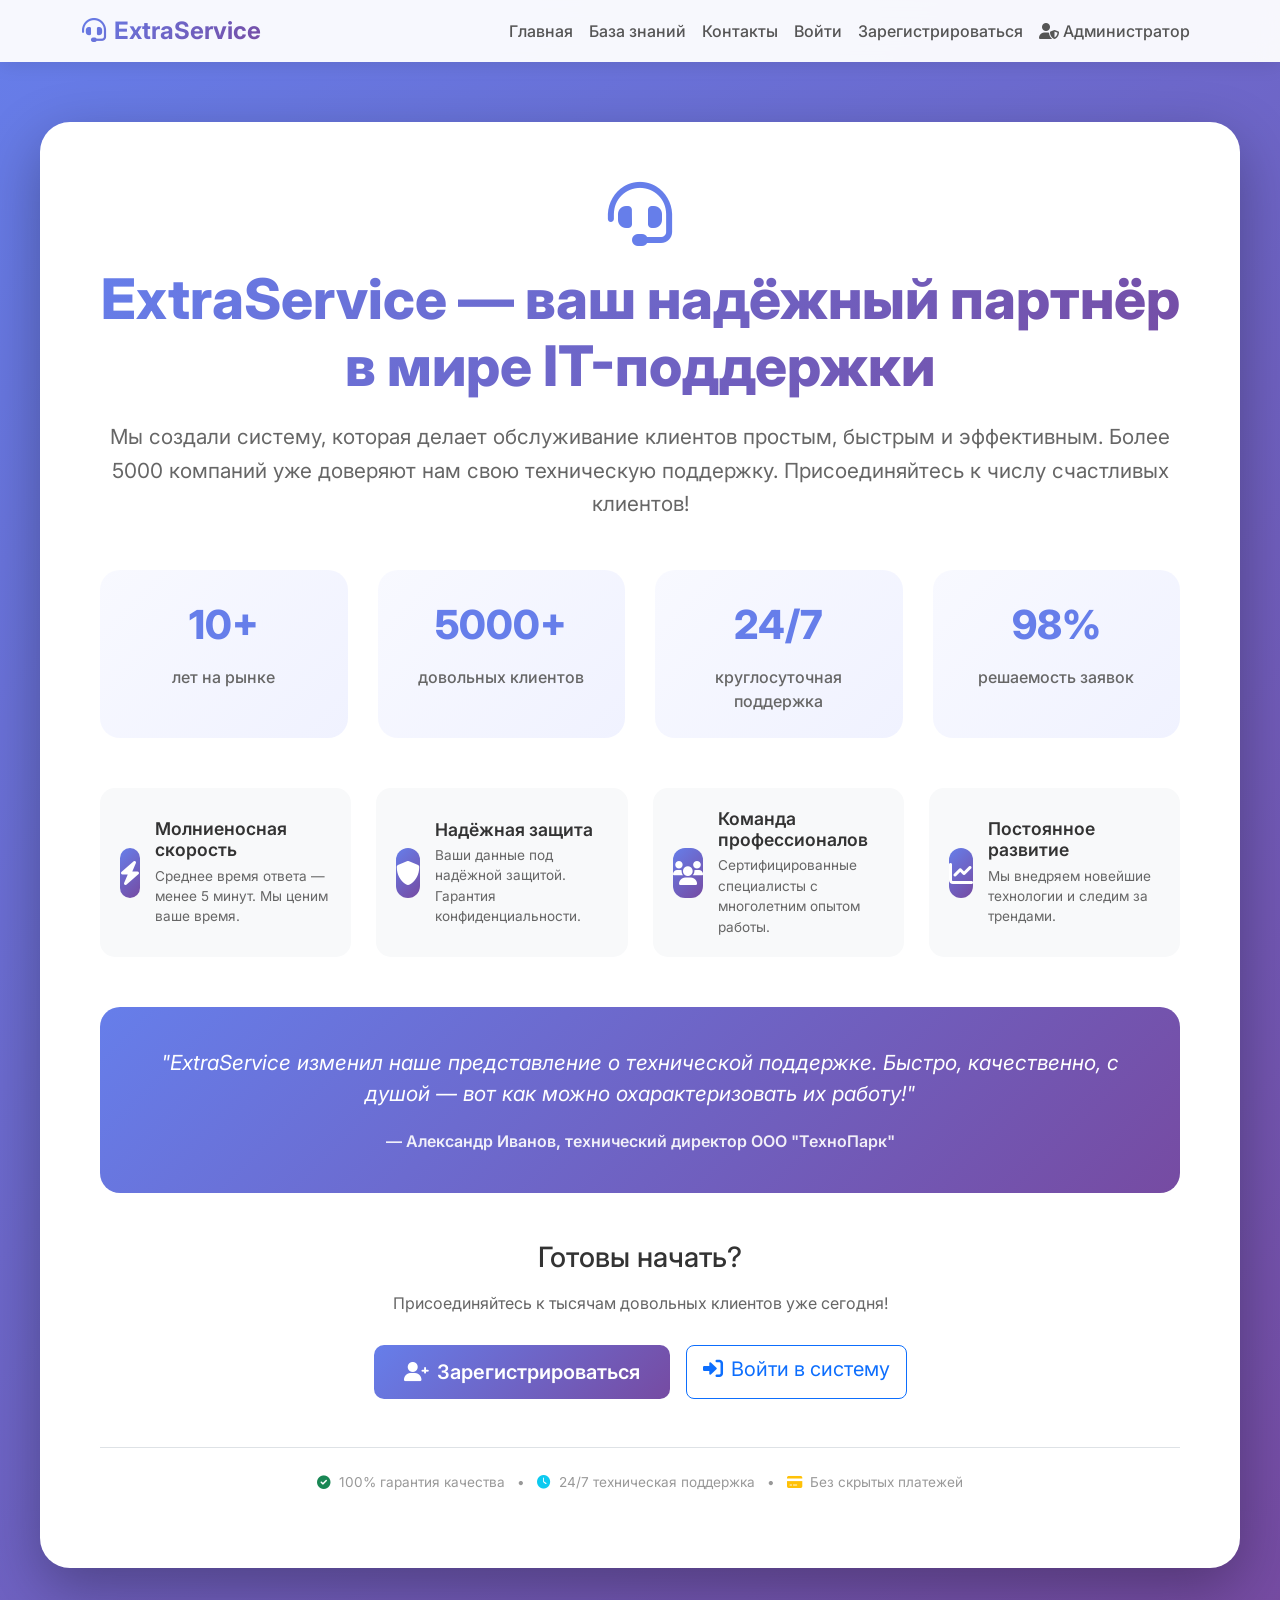
<file: index.html>
<!DOCTYPE html>
<html lang="ru">
<head>
    <meta charset="UTF-8">
    <meta name="viewport" content="width=device-width, initial-scale=1.0">
    <title>ExtraService - Профессиональная поддержка клиентов</title>

    <meta name="description" content="Официальный портал информационной поддержки клиентов. Контакты службы заботы, ответы на вопросы, инструкции, документация и помощь в решении вопросов 24/7.">
    <meta name="keywords" content="поддержка клиентов, служба заботы, помощь предприятие, контакты поддержки, инструкции, FAQ, клиентская помощь">
    <meta name="viewport" content="width=device-width, initial-scale=1.0">

    <meta property="og:title" content="Клиентская поддержка | Официальный портал предприятия">
    <meta property="og:description" content="Служба поддержки клиентов: контакты, инструкции, ответы на вопросы и помощь в решении вопросов.">
    <meta property="og:type" content="website">
    <meta property="og:site_name" content="Предприятие | Клиентская поддержка">

 
</head>
    <link href="https://cdn.jsdelivr.net/npm/bootstrap@5.3.2/dist/css/bootstrap.min.css" rel="stylesheet">
    <link rel="stylesheet" href="https://cdnjs.cloudflare.com/ajax/libs/font-awesome/6.0.0-beta3/css/all.min.css">
    <link href="https://fonts.googleapis.com/css2?family=Inter:wght@400;500;600;700&display=swap" rel="stylesheet">
    <style>
        * {
            margin: 0;
            padding: 0;
            box-sizing: border-box;
        }

        body {
            font-family: 'Inter', sans-serif;
            background: linear-gradient(135deg, #667eea 0%, #764ba2 100%);
            min-height: 100vh;
        }

        /* Навигация */
        .navbar {
            background: rgba(255, 255, 255, 0.95) !important;
            backdrop-filter: blur(10px);
            box-shadow: 0 2px 20px rgba(0,0,0,0.1);
        }

        .navbar-brand {
            font-weight: 700;
            font-size: 1.5rem;
            background: linear-gradient(135deg, #667eea 0%, #764ba2 100%);
            -webkit-background-clip: text;
            -webkit-text-fill-color: transparent;
        }

        .nav-link {
            font-weight: 500;
            color: #555 !important;
            transition: all 0.3s;
        }

        .nav-link:hover {
            color: #667eea !important;
            transform: translateY(-2px);
        }

        /* Основной контент */
        .main-content {
            min-height: calc(100vh - 80px);
            display: flex;
            align-items: center;
            justify-content: center;
            padding: 60px 20px;
        }

        .hero-card {
            background: white;
            border-radius: 30px;
            padding: 60px;
            box-shadow: 0 20px 60px rgba(0,0,0,0.3);
            max-width: 1200px;
            width: 100%;
            animation: fadeInUp 0.8s ease;
        }

        @keyframes fadeInUp {
            from {
                opacity: 0;
                transform: translateY(30px);
            }
            to {
                opacity: 1;
                transform: translateY(0);
            }
        }

        .hero-title {
            font-size: 3.5rem;
            font-weight: 800;
            background: linear-gradient(135deg, #667eea 0%, #764ba2 100%);
            -webkit-background-clip: text;
            -webkit-text-fill-color: transparent;
            margin-bottom: 20px;
        }

        .hero-subtitle {
            font-size: 1.3rem;
            color: #666;
            line-height: 1.6;
            margin-bottom: 40px;
        }

        .stats-grid {
            display: grid;
            grid-template-columns: repeat(auto-fit, minmax(200px, 1fr));
            gap: 30px;
            margin: 50px 0;
        }

        .stat-item {
            text-align: center;
            padding: 25px;
            background: linear-gradient(135deg, #f8f9ff 0%, #f0f2ff 100%);
            border-radius: 20px;
            transition: transform 0.3s;
        }

        .stat-item:hover {
            transform: translateY(-5px);
        }

        .stat-number {
            font-size: 2.5rem;
            font-weight: 800;
            color: #667eea;
            margin-bottom: 10px;
        }

        .stat-label {
            color: #666;
            font-weight: 500;
        }

        .features-list {
            display: grid;
            grid-template-columns: repeat(auto-fit, minmax(250px, 1fr));
            gap: 25px;
            margin: 50px 0;
        }

        .feature-item {
            display: flex;
            align-items: center;
            gap: 15px;
            padding: 20px;
            background: #f8f9fa;
            border-radius: 15px;
            transition: all 0.3s;
        }

        .feature-item:hover {
            background: #f0f2ff;
            transform: translateX(5px);
        }

        .feature-icon {
            width: 50px;
            height: 50px;
            background: linear-gradient(135deg, #667eea 0%, #764ba2 100%);
            border-radius: 12px;
            display: flex;
            align-items: center;
            justify-content: center;
            color: white;
            font-size: 1.5rem;
        }

        .feature-text h4 {
            font-size: 1.1rem;
            font-weight: 600;
            margin-bottom: 5px;
            color: #333;
        }

        .feature-text p {
            font-size: 0.85rem;
            color: #666;
            margin: 0;
        }

        .quote {
            background: linear-gradient(135deg, #667eea 0%, #764ba2 100%);
            color: white;
            padding: 40px;
            border-radius: 20px;
            text-align: center;
            margin-top: 40px;
        }

        .quote-text {
            font-size: 1.3rem;
            font-style: italic;
            margin-bottom: 20px;
        }

        .quote-author {
            font-weight: 600;
            opacity: 0.9;
        }

        .btn-custom {
            background: linear-gradient(135deg, #667eea 0%, #764ba2 100%);
            color: white;
            border: none;
            padding: 12px 30px;
            border-radius: 10px;
            font-weight: 600;
            transition: transform 0.3s;
        }

        .btn-custom:hover {
            transform: translateY(-2px);
            color: white;
        }

        @media (max-width: 768px) {
            .hero-card {
                padding: 30px;
            }
            
            .hero-title {
                font-size: 2rem;
            }
            
            .hero-subtitle {
                font-size: 1rem;
            }
            
            .stats-grid {
                grid-template-columns: 1fr;
            }
        }
    </style>
</head>
<body>

    <nav class="navbar navbar-expand-lg sticky-top">
        <div class="container">
            <a class="navbar-brand" href="index.html">
                <i class="fas fa-headset me-2"></i>ExtraService
            </a>
            <button class="navbar-toggler" type="button" data-bs-toggle="collapse" data-bs-target="#navbarNav">
                <span class="navbar-toggler-icon"></span>
            </button>
            <div class="collapse navbar-collapse" id="navbarNav">
                <ul class="navbar-nav ms-auto">
                    <li class="nav-item">
                        <a class="nav-link active" href="index.html">Главная</a>
                    </li>
                    <li class="nav-item">
                        <a class="nav-link" href="knowledge_base.php">База знаний</a>
                    </li>
                    <li class="nav-item">
                        <a class="nav-link" href="contacts.php">Контакты</a>
                    </li>
                    <li class="nav-item">
                        <a class="nav-link" href="login.php">Войти</a>
                    </li>
                    <li class="nav-item">
                        <a class="nav-link" href="reguser.php">Зарегистрироваться</a>
                    </li>
                    <li class="nav-item">
                        <a class="nav-link" href="admin_login.php">
                            <i class="fas fa-user-shield"></i> Администратор
                        </a>
                    </li>
                </ul>
            </div>
        </div>
    </nav>

    <div class="main-content">
        <div class="hero-card">
            <div class="text-center">
                <i class="fas fa-headset" style="font-size: 4rem; color: #667eea; margin-bottom: 20px;"></i>
                <h1 class="hero-title">ExtraService — ваш надёжный партнёр в мире IT-поддержки</h1>
                <p class="hero-subtitle">
                    Мы создали систему, которая делает обслуживание клиентов простым, быстрым и эффективным. 
                    Более 5000 компаний уже доверяют нам свою техническую поддержку. Присоединяйтесь к числу счастливых клиентов!
                </p>
            </div>

            <div class="stats-grid">
                <div class="stat-item">
                    <div class="stat-number">10+</div>
                    <div class="stat-label">лет на рынке</div>
                </div>
                <div class="stat-item">
                    <div class="stat-number">5000+</div>
                    <div class="stat-label">довольных клиентов</div>
                </div>
                <div class="stat-item">
                    <div class="stat-number">24/7</div>
                    <div class="stat-label">круглосуточная поддержка</div>
                </div>
                <div class="stat-item">
                    <div class="stat-number">98%</div>
                    <div class="stat-label">решаемость заявок</div>
                </div>
            </div>

            <div class="features-list">
                <div class="feature-item">
                    <div class="feature-icon">
                        <i class="fas fa-bolt"></i>
                    </div>
                    <div class="feature-text">
                        <h4>Молниеносная скорость</h4>
                        <p>Среднее время ответа — менее 5 минут. Мы ценим ваше время.</p>
                    </div>
                </div>
                <div class="feature-item">
                    <div class="feature-icon">
                        <i class="fas fa-shield-alt"></i>
                    </div>
                    <div class="feature-text">
                        <h4>Надёжная защита</h4>
                        <p>Ваши данные под надёжной защитой. Гарантия конфиденциальности.</p>
                    </div>
                </div>
                <div class="feature-item">
                    <div class="feature-icon">
                        <i class="fas fa-users"></i>
                    </div>
                    <div class="feature-text">
                        <h4>Команда профессионалов</h4>
                        <p>Сертифицированные специалисты с многолетним опытом работы.</p>
                    </div>
                </div>
                <div class="feature-item">
                    <div class="feature-icon">
                        <i class="fas fa-chart-line"></i>
                    </div>
                    <div class="feature-text">
                        <h4>Постоянное развитие</h4>
                        <p>Мы внедряем новейшие технологии и следим за трендами.</p>
                    </div>
                </div>
            </div>

            <div class="quote">
                <div class="quote-text">
                    "ExtraService изменил наше представление о технической поддержке. 
                    Быстро, качественно, с душой — вот как можно охарактеризовать их работу!"
                </div>
                <div class="quote-author">
                    — Александр Иванов, технический директор ООО "ТехноПарк"
                </div>
            </div>

            <div class="text-center mt-5">
                <h3 class="mb-3" style="color: #333;">Готовы начать?</h3>
                <p style="color: #666; margin-bottom: 30px;">Присоединяйтесь к тысячам довольных клиентов уже сегодня!</p>
                <div class="d-flex gap-3 justify-content-center">
                    <a href="reguser.php" class="btn btn-custom btn-lg">
                        <i class="fas fa-user-plus me-2"></i>Зарегистрироваться
                    </a>
                    <a href="login.php" class="btn btn-outline-primary btn-lg">
                        <i class="fas fa-sign-in-alt me-2"></i>Войти в систему
                    </a>
                </div>
            </div>

            <div class="text-center mt-5 pt-4 border-top">
                <p style="color: #999; font-size: 0.85rem;">
                    <i class="fas fa-check-circle text-success me-1"></i> 100% гарантия качества 
                    <span class="mx-2">•</span>
                    <i class="fas fa-clock text-info me-1"></i> 24/7 техническая поддержка 
                    <span class="mx-2">•</span>
                    <i class="fas fa-credit-card text-warning me-1"></i> Без скрытых платежей
                </p>
            </div>
        </div>
    </div>

    <script src="https://cdn.jsdelivr.net/npm/bootstrap@5.3.2/dist/js/bootstrap.bundle.min.js"></script>
</body>
</html>
</file>
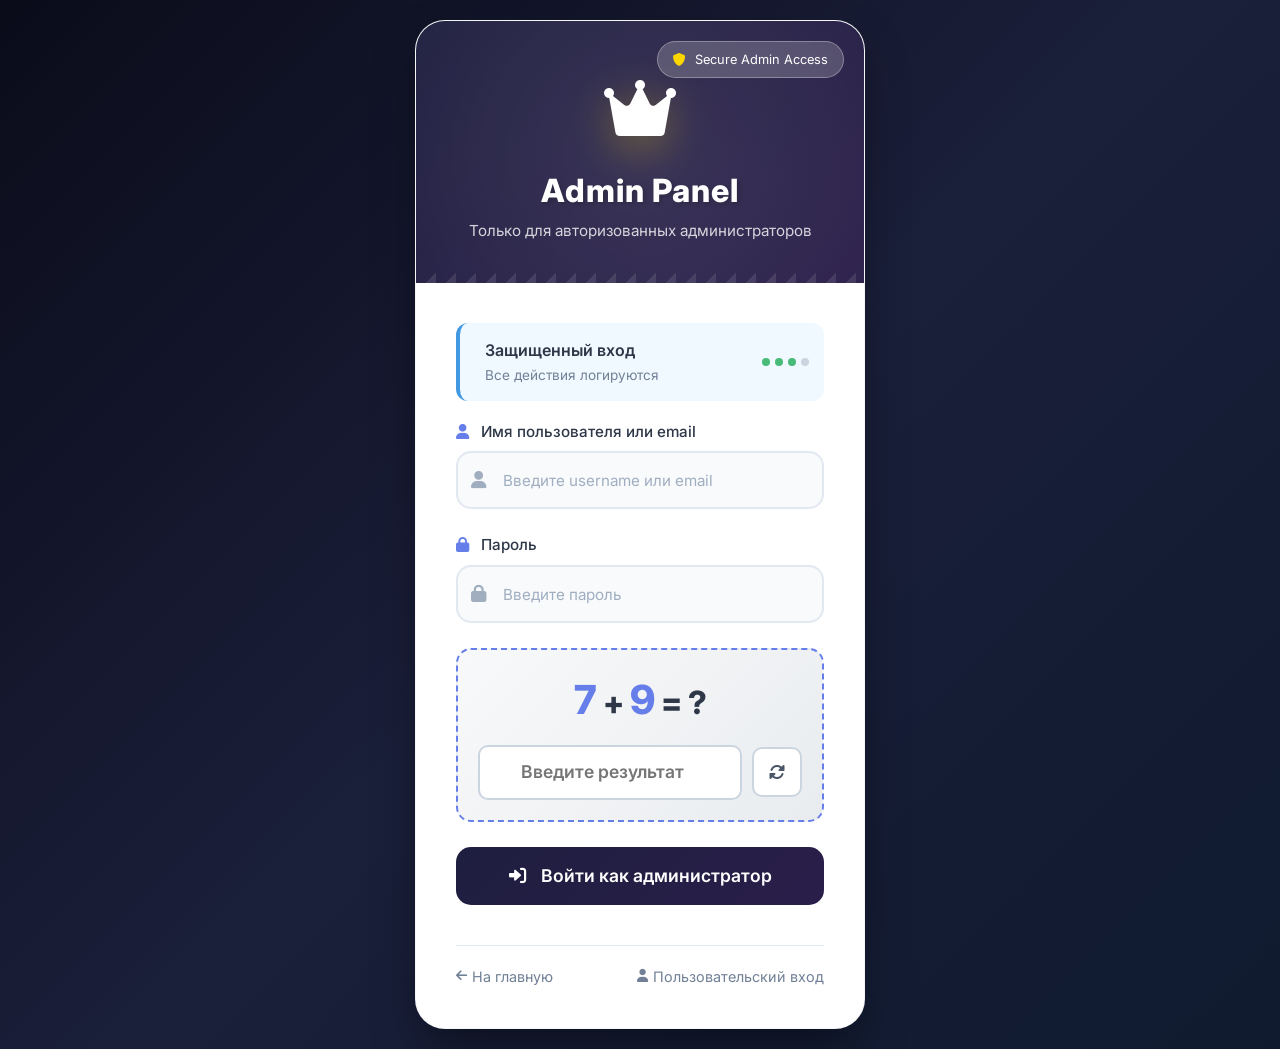
<file: admin_login.html>
<!DOCTYPE html>
<html lang="ru">
<head>
    <meta charset="UTF-8">
    <meta name="viewport" content="width=device-width, initial-scale=1.0">
    <title>Вход для администратора - ExtraService</title>

    <link href="https://cdn.jsdelivr.net/npm/bootstrap@5.3.2/dist/css/bootstrap.min.css" rel="stylesheet">
    <link rel="stylesheet" href="https://cdnjs.cloudflare.com/ajax/libs/font-awesome/6.0.0-beta3/css/all.min.css">
    <link href="https://fonts.googleapis.com/css2?family=Inter:wght@300;400;500;600;700;800&display=swap" rel="stylesheet">
    <style>
        * {
            margin: 0;
            padding: 0;
            box-sizing: border-box;
        }

        body {
            font-family: 'Inter', sans-serif;
            background: linear-gradient(135deg, #0b0c1a 0%, #1a1f3a 50%, #0f1a2f 100%);
            min-height: 100vh;
            display: flex;
            align-items: center;
            justify-content: center;
            position: relative;
            overflow: hidden;
        }

        .background {
            position: absolute;
            width: 100%;
            height: 100%;
            overflow: hidden;
        }

        .background span {
            position: absolute;
            display: block;
            width: 20px;
            height: 20px;
            background: rgba(255, 255, 255, 0.05);
            animation: animate 25s linear infinite;
            bottom: -150px;
        }

        .background span:nth-child(1) {
            left: 25%;
            width: 80px;
            height: 80px;
            animation-delay: 0s;
        }

        .background span:nth-child(2) {
            left: 10%;
            width: 20px;
            height: 20px;
            animation-delay: 2s;
            animation-duration: 12s;
        }

        .background span:nth-child(3) {
            left: 70%;
            width: 20px;
            height: 20px;
            animation-delay: 4s;
        }

        .background span:nth-child(4) {
            left: 40%;
            width: 60px;
            height: 60px;
            animation-delay: 0s;
            animation-duration: 18s;
        }

        .background span:nth-child(5) {
            left: 65%;
            width: 20px;
            height: 20px;
            animation-delay: 0s;
        }

        .background span:nth-child(6) {
            left: 75%;
            width: 110px;
            height: 110px;
            animation-delay: 3s;
        }

        .background span:nth-child(7) {
            left: 35%;
            width: 150px;
            height: 150px;
            animation-delay: 7s;
        }

        .background span:nth-child(8) {
            left: 50%;
            width: 25px;
            height: 25px;
            animation-delay: 15s;
            animation-duration: 45s;
        }

        .background span:nth-child(9) {
            left: 20%;
            width: 15px;
            height: 15px;
            animation-delay: 2s;
            animation-duration: 35s;
        }

        .background span:nth-child(10) {
            left: 85%;
            width: 150px;
            height: 150px;
            animation-delay: 0s;
            animation-duration: 11s;
        }

        @keyframes animate {
            0% {
                transform: translateY(0) rotate(0deg);
                opacity: 1;
                border-radius: 0;
            }
            100% {
                transform: translateY(-1000px) rotate(720deg);
                opacity: 0;
                border-radius: 50%;
            }
        }

        .admin-container {
            position: relative;
            z-index: 10;
            width: 100%;
            max-width: 450px;
            margin: 20px;
        }

 
        .admin-card {
            background: rgba(255, 255, 255, 0.95);
            backdrop-filter: blur(10px);
            border-radius: 30px;
            overflow: hidden;
            box-shadow: 0 25px 50px -12px rgba(0, 0, 0, 0.5);
            animation: fadeInUp 0.8s ease-out;
            border: 1px solid rgba(255, 255, 255, 0.2);
        }

        @keyframes fadeInUp {
            from {
                opacity: 0;
                transform: translateY(30px);
            }
            to {
                opacity: 1;
                transform: translateY(0);
            }
        }

 
        .admin-header {
            background: linear-gradient(135deg, #1e1e3f 0%, #2a1e4a 100%);
            color: white;
            padding: 40px 30px;
            text-align: center;
            position: relative;
            overflow: hidden;
        }

        .admin-header::before {
            content: '';
            position: absolute;
            top: -50%;
            right: -50%;
            width: 200%;
            height: 200%;
            background: radial-gradient(circle, rgba(255,255,255,0.1) 0%, transparent 70%);
            animation: rotate 20s linear infinite;
        }

        .admin-header::after {
            content: '';
            position: absolute;
            bottom: -10px;
            left: 0;
            width: 100%;
            height: 20px;
            background: linear-gradient(135deg, transparent 50%, rgba(255,255,255,0.1) 50%);
            background-size: 20px 20px;
        }

        @keyframes rotate {
            from { transform: rotate(0deg); }
            to { transform: rotate(360deg); }
        }

        .crown-icon {
            font-size: 4rem;
            margin-bottom: 15px;
            filter: drop-shadow(0 10px 20px rgba(255,215,0,0.3));
            animation: pulse 2s infinite;
        }

        @keyframes pulse {
            0%, 100% { transform: scale(1); }
            50% { transform: scale(1.05); }
        }

        .admin-header h2 {
            font-weight: 800;
            font-size: 2rem;
            margin-bottom: 10px;
            letter-spacing: 1px;
            text-shadow: 2px 2px 4px rgba(0,0,0,0.3);
        }

        .admin-header p {
            opacity: 0.8;
            font-size: 0.95rem;
            margin-bottom: 0;
        }

        .security-badge-header {
            position: absolute;
            top: 20px;
            right: 20px;
            background: rgba(255,255,255,0.2);
            padding: 8px 15px;
            border-radius: 50px;
            font-size: 0.8rem;
            backdrop-filter: blur(5px);
            border: 1px solid rgba(255,255,255,0.3);
        }

        .security-badge-header i {
            margin-right: 5px;
            color: #ffd700;
        }

        /* Тело карточки */
        .admin-body {
            padding: 40px;
            background: white;
        }

        /* Форма */
        .form-group {
            margin-bottom: 25px;
            position: relative;
        }

        .form-group label {
            display: block;
            margin-bottom: 8px;
            font-weight: 500;
            color: #2d3748;
            font-size: 0.95rem;
        }

        .form-group label i {
            margin-right: 8px;
            color: #667eea;
        }

        .input-wrapper {
            position: relative;
        }

        .input-wrapper i {
            position: absolute;
            left: 15px;
            top: 50%;
            transform: translateY(-50%);
            color: #a0aec0;
            font-size: 1.1rem;
            transition: color 0.3s;
        }

        .input-wrapper input {
            width: 100%;
            padding: 15px 15px 15px 45px;
            border: 2px solid #e2e8f0;
            border-radius: 15px;
            font-size: 1rem;
            transition: all 0.3s;
            background: #f8fafc;
        }

        .input-wrapper input:focus {
            outline: none;
            border-color: #667eea;
            background: white;
            box-shadow: 0 0 0 4px rgba(102, 126, 234, 0.1);
        }

        .input-wrapper input:focus + i {
            color: #667eea;
        }

        .input-wrapper input::placeholder {
            color: #a0aec0;
            font-size: 0.95rem;
        }


        .captcha-container {
            background: linear-gradient(135deg, #f8f9fa 0%, #e9ecef 100%);
            border-radius: 15px;
            padding: 20px;
            margin-bottom: 25px;
            border: 2px dashed #667eea;
            text-align: center;
        }

        .captcha-question {
            font-size: 2rem;
            font-weight: 800;
            color: #2d3748;
            margin-bottom: 15px;
        }

        .captcha-question span {
            color: #667eea;
            font-size: 2.5rem;
        }

        .captcha-input-wrapper {
            display: flex;
            gap: 10px;
            align-items: center;
        }

        .captcha-input-wrapper input {
            flex: 1;
            padding: 12px;
            border: 2px solid #cbd5e0;
            border-radius: 10px;
            font-size: 1.1rem;
            text-align: center;
            font-weight: 600;
        }

        .captcha-input-wrapper input:focus {
            border-color: #667eea;
            outline: none;
        }

        .refresh-captcha {
            width: 50px;
            height: 50px;
            border: 2px solid #cbd5e0;
            border-radius: 10px;
            background: white;
            color: #4a5568;
            cursor: pointer;
            transition: all 0.3s;
            display: flex;
            align-items: center;
            justify-content: center;
        }

        .refresh-captcha:hover {
            background: #667eea;
            border-color: #667eea;
            color: white;
            transform: rotate(180deg);
        }

 
        .btn-admin-login {
            width: 100%;
            padding: 16px;
            background: linear-gradient(135deg, #1e1e3f 0%, #2a1e4a 100%);
            color: white;
            border: none;
            border-radius: 15px;
            font-size: 1.1rem;
            font-weight: 600;
            cursor: pointer;
            transition: all 0.3s;
            position: relative;
            overflow: hidden;
            margin-bottom: 20px;
        }

        .btn-admin-login::before {
            content: '';
            position: absolute;
            top: 0;
            left: -100%;
            width: 100%;
            height: 100%;
            background: linear-gradient(90deg, transparent, rgba(255,255,255,0.2), transparent);
            transition: left 0.5s;
        }

        .btn-admin-login:hover::before {
            left: 100%;
        }

        .btn-admin-login:hover {
            transform: translateY(-3px);
            box-shadow: 0 20px 30px -10px rgba(30, 30, 63, 0.5);
        }

        .btn-admin-login i {
            margin-right: 10px;
            transition: transform 0.3s;
        }

        .btn-admin-login:hover i {
            transform: translateX(5px);
        }


        .security-indicator {
            display: flex;
            align-items: center;
            gap: 10px;
            padding: 15px;
            background: #f0f9ff;
            border-radius: 12px;
            margin-bottom: 20px;
            border-left: 4px solid #4299e1;
        }

        .security-indicator i {
            font-size: 1.5rem;
            color: #4299e1;
        }

        .security-indicator .indicator-text {
            flex: 1;
        }

        .security-indicator .indicator-text .title {
            font-weight: 600;
            color: #2d3748;
            margin-bottom: 3px;
        }

        .security-indicator .indicator-text .subtitle {
            font-size: 0.85rem;
            color: #718096;
        }

        .security-level {
            display: flex;
            gap: 5px;
        }

        .level-dot {
            width: 8px;
            height: 8px;
            border-radius: 50%;
            background: #cbd5e0;
        }

        .level-dot.active {
            background: #48bb78;
            animation: pulse 1.5s infinite;
        }


        .admin-links {
            display: flex;
            justify-content: space-between;
            margin-top: 20px;
            padding-top: 20px;
            border-top: 1px solid #e2e8f0;
        }

        .admin-links a {
            color: #718096;
            text-decoration: none;
            font-size: 0.9rem;
            transition: color 0.3s;
            display: flex;
            align-items: center;
            gap: 5px;
        }

        .admin-links a:hover {
            color: #1e1e3f;
        }

        .admin-links a i {
            font-size: 0.8rem;
        }


        .notification {
            position: fixed;
            top: 20px;
            right: 20px;
            z-index: 9999;
            animation: slideInRight 0.3s ease-out;
        }

        @keyframes slideInRight {
            from {
                transform: translateX(100%);
                opacity: 0;
            }
            to {
                transform: translateX(0);
                opacity: 1;
            }
        }

        .alert {
            border-radius: 12px;
            border: none;
            box-shadow: 0 10px 30px rgba(0,0,0,0.15);
            padding: 15px 25px;
        }


        @media (max-width: 480px) {
            .admin-body {
                padding: 25px;
            }
            
            .admin-header {
                padding: 30px 20px;
            }
            
            .admin-header h2 {
                font-size: 1.5rem;
            }
            
            .captcha-question {
                font-size: 1.5rem;
            }
        }
    </style>
</head>
<body>

    <div class="background">
        <span></span>
        <span></span>
        <span></span>
        <span></span>
        <span></span>
        <span></span>
        <span></span>
        <span></span>
        <span></span>
        <span></span>
    </div>


    <div id="notificationContainer" class="notification" style="display: none;"></div>


    <div class="admin-container">
        <div class="admin-card">

            <div class="admin-header">
                <div class="security-badge-header">
                    <i class="fas fa-shield-alt"></i>
                    <span>Secure Admin Access</span>
                </div>
                <div class="crown-icon">
                    <i class="fas fa-crown"></i>
                </div>
                <h2>Admin Panel</h2>
                <p>Только для авторизованных администраторов</p>
            </div>

            <div class="admin-body">

                <div class="security-indicator">
                                        <i class="fas fa-shield-halved"></i>
                    <div class="indicator-text">
                        <div class="title">Защищенный вход</div>
                        <div class="subtitle">Все действия логируются</div>
                    </div>
                    <div class="security-level">
                        <span class="level-dot active"></span>
                        <span class="level-dot active"></span>
                        <span class="level-dot active"></span>
                        <span class="level-dot"></span>
                    </div>
                </div>

                <form id="adminLoginForm" action="admin_login_process.php" method="POST">

                    <div class="form-group">
                        <label>
                            <i class="fas fa-user"></i>
                            Имя пользователя или email
                        </label>
                        <div class="input-wrapper">
                            <i class="fas fa-user"></i>
                            <input type="text" 
                                   name="username" 
                                   id="username"
                                   placeholder="Введите username или email"
                                   required
                                   autocomplete="off"
                                   value="">
                        </div>
                    </div>

                    <div class="form-group">
                        <label>
                            <i class="fas fa-lock"></i>
                            Пароль
                        </label>
                        <div class="input-wrapper">
                            <i class="fas fa-lock"></i>
                            <input type="password" 
                                   name="password" 
                                   id="password"
                                   placeholder="Введите пароль"
                                   required
                                   autocomplete="off">
                        </div>
                    </div>

                    <!-- Капча -->
                    <div class="captcha-container">
                        <div class="captcha-question">
                            <span id="num1">7</span> + <span id="num2">3</span> = ?
                        </div>
                        <div class="captcha-input-wrapper">
                            <input type="number" 
                                   name="captcha" 
                                   id="captcha"
                                   placeholder="Введите результат"
                                   required
                                   min="2"
                                   max="20">
                            <button type="button" class="refresh-captcha" onclick="refreshCaptcha()">
                                <i class="fas fa-sync-alt"></i>
                            </button>
                        </div>
                    </div>


                    <button type="submit" class="btn-admin-login" id="submitBtn">
                        <i class="fas fa-sign-in-alt"></i>
                        Войти как администратор
                    </button>


                    <div class="attempts-info" id="attemptsInfo" style="display: none;">
                        <i class="fas fa-clock"></i>
                        <span>Осталось попыток: <span id="attemptsLeft">5</span></span>
                    </div>
                </form>

                <div class="admin-links">
                    <a href="index.php">
                        <i class="fas fa-arrow-left"></i>
                        На главную
                    </a>
                    <a href="login.php">
                        <i class="fas fa-user"></i>
                        Пользовательский вход
                    </a>
                </div>


                <div class="last-login" id="lastLoginInfo" style="display: none;">
                    <hr>
                    <div class="text-center text-muted small">
                        <i class="fas fa-history"></i>
                        <span id="lastLoginText"></span>
                    </div>
                </div>
            </div>
        </div>
    </div>

    <div class="modal fade" id="confirmModal" tabindex="-1">
        <div class="modal-dialog">
            <div class="modal-content">
                <div class="modal-header" style="background: linear-gradient(135deg, #1e1e3f 0%, #2a1e4a 100%); color: white;">
                    <h5 class="modal-title">
                        <i class="fas fa-shield-alt me-2"></i>
                        Подтверждение входа
                    </h5>
                    <button type="button" class="btn-close btn-close-white" data-bs-dismiss="modal"></button>
                </div>
                <div class="modal-body">
                    <div class="text-center mb-4">
                        <i class="fas fa-crown" style="font-size: 3rem; color: #ffd700;"></i>
                    </div>
                    
                    <p class="mb-3">Вы пытаетесь войти в административную панель.</p>
                    
                    <div class="security-details" style="background: #f8f9fa; padding: 15px; border-radius: 10px; margin-bottom: 20px;">
                        <div class="d-flex justify-content-between mb-2">
                            <span class="text-muted">IP адрес:</span>
                            <span class="fw-bold" id="userIP">192.168.1.100</span>
                        </div>
                        <div class="d-flex justify-content-between mb-2">
                            <span class="text-muted">Браузер:</span>
                            <span class="fw-bold" id="userBrowser">Chrome</span>
                        </div>
                        <div class="d-flex justify-content-between mb-2">
                            <span class="text-muted">Время:</span>
                            <span class="fw-bold" id="currentTime">12:34:56</span>
                        </div>
                        <div class="d-flex justify-content-between">
                            <span class="text-muted">Дата:</span>
                            <span class="fw-bold" id="currentDate">19.03.2026</span>
                        </div>
                    </div>
                    
                    <div class="alert alert-warning">
                        <i class="fas fa-exclamation-triangle me-2"></i>
                        Все действия в админ-панели логируются!
                    </div>
                </div>
                <div class="modal-footer">
                    <button type="button" class="btn btn-secondary" data-bs-dismiss="modal">
                        <i class="fas fa-times me-2"></i>Отмена
                    </button>
                    <button type="button" class="btn btn-primary" onclick="submitAdminForm()" id="confirmSubmitBtn">
                        <i class="fas fa-check me-2"></i>Продолжить вход
                    </button>
                </div>
            </div>
        </div>
    </div>


    <script src="https://cdn.jsdelivr.net/npm/bootstrap@5.3.2/dist/js/bootstrap.bundle.min.js"></script>
    
    <script>

        let loginAttempts = 0;
        const maxAttempts = 5;
        let captchaResult = 0;
        

        document.addEventListener('DOMContentLoaded', function() {

            refreshCaptcha();
            

            getUserInfo();

            checkLastLogin();
            

            document.getElementById('username').value = '';
            document.getElementById('password').value = '';
            

            addInputListeners();
        });
        

        function getUserInfo() {

            document.getElementById('userIP').textContent = '192.168.' + Math.floor(Math.random() * 255) + '.' + Math.floor(Math.random() * 255);

            const browser = getBrowser();
            document.getElementById('userBrowser').textContent = browser;
            

            updateDateTime();
            setInterval(updateDateTime, 1000);
        }
        

        function updateDateTime() {
            const now = new Date();

            const timeStr = now.toLocaleTimeString('ru-RU');
            document.getElementById('currentTime').textContent = timeStr;
            

            const dateStr = now.toLocaleDateString('ru-RU');
            document.getElementById('currentDate').textContent = dateStr;
        }
        

        function getBrowser() {
            const userAgent = navigator.userAgent;
            
            if (userAgent.includes("Chrome")) return "Chrome";
            if (userAgent.includes("Firefox")) return "Firefox";
            if (userAgent.includes("Safari")) return "Safari";
            if (userAgent.includes("Edge")) return "Edge";
            if (userAgent.includes("Opera")) return "Opera";
            
            return "Неизвестный браузер";
        }

        function checkLastLogin() {
            const lastLogin = localStorage.getItem('adminLastLogin');
            
            if (lastLogin) {
                const lastLoginInfo = document.getElementById('lastLoginInfo');
                const lastLoginText = document.getElementById('lastLoginText');
                
                lastLoginText.textContent = 'Последний вход: ' + lastLogin;
                lastLoginInfo.style.display = 'block';
            }
        }

        function addInputListeners() {
            const usernameInput = document.getElementById('username');
            const passwordInput = document.getElementById('password');
            

            passwordInput.addEventListener('copy', function(e) {
                e.preventDefault();
                showNotification('Копирование пароля запрещено', 'warning');
            });
            
            passwordInput.addEventListener('cut', function(e) {
                e.preventDefault();
                showNotification('Вырезание пароля запрещено', 'warning');
            });
            

            usernameInput.addEventListener('focus', function() {
                this.parentElement.style.borderColor = '#667eea';
            });
            
            usernameInput.addEventListener('blur', function() {
                this.parentElement.style.borderColor = '#e2e8f0';
            });
        }
        

        function refreshCaptcha() {
            const num1 = Math.floor(Math.random() * 10) + 1;
            const num2 = Math.floor(Math.random() * 10) + 1;
            
            document.getElementById('num1').textContent = num1;
            document.getElementById('num2').textContent = num2;
            
            captchaResult = num1 + num2;
        }
        

        function validateForm() {
            const username = document.getElementById('username').value.trim();
            const password = document.getElementById('password').value;
            const captcha = document.getElementById('captcha').value;
            
            if (!username) {
                showNotification('Введите имя пользователя', 'error');
                return false;
            }
            
            if (!password) {
                showNotification('Введите пароль', 'error');
                return false;
            }
            
            if (password.length < 6) {
                showNotification('Пароль должен быть минимум 6 символов', 'error');
                return false;
            }
            
            if (!captcha) {
                showNotification('Введите результат капчи', 'error');
                return false;
            }
            
            if (parseInt(captcha) !== captchaResult) {
                showNotification('Неверный результат капчи', 'error');
                refreshCaptcha();
                document.getElementById('captcha').value = '';
                return false;
            }
            
            return true;
        }
        
        // Обработка отправки формы
        function handleFormSubmit(event) {
            event.preventDefault();
            
            // Валидация
            if (!validateForm()) {
                return;
            }
            
            // Проверка попыток
            if (loginAttempts >= maxAttempts) {
                showNotification('Превышено количество попыток. Попробуйте позже.', 'error');
                document.getElementById('submitBtn').disabled = true;
                return;
            }
            
            // Показываем модальное окно подтверждения
            const modal = new bootstrap.Modal(document.getElementById('confirmModal'));
            modal.show();
        }
        
        // Отправка формы после подтверждения
        function submitAdminForm() {
            // Увеличиваем счетчик попыток
            loginAttempts++;
            
            // Показываем информацию о попытках
            showAttemptsInfo();
            
            // Блокируем кнопку
            const submitBtn = document.getElementById('submitBtn');
            submitBtn.disabled = true;
            submitBtn.innerHTML = '<i class="fas fa-spinner fa-spin me-2"></i>Проверка...';
            
            // Скрываем модальное окно
            const modal = bootstrap.Modal.getInstance(document.getElementById('confirmModal'));
            modal.hide();
            
            // Имитация отправки (в реальности здесь будет fetch запрос)
            setTimeout(function() {
                // Сохраняем время последнего входа
                const now = new Date();
                localStorage.setItem('adminLastLogin', now.toLocaleString('ru-RU'));
                
                // Перенаправление (для демонстрации)
                showNotification('Вход выполнен успешно! Перенаправление...', 'success');
                
                setTimeout(function() {
                    window.location.href = 'admin_panel.html'; // Замените на реальный адрес
                }, 2000);
                
            }, 2000);
        }
        
        // Показ информации о попытках
        function showAttemptsInfo() {
            const attemptsLeft = maxAttempts - loginAttempts;
            const attemptsInfo = document.getElementById('attemptsInfo');
            const attemptsLeftSpan = document.getElementById('attemptsLeft');
            
            attemptsLeftSpan.textContent = attemptsLeft;
            attemptsInfo.style.display = 'block';
            
            if (attemptsLeft <= 2) {
                attemptsInfo.style.background = '#fed7d7';
                attemptsInfo.style.color = '#c53030';
            }
        }
        
        // Показ уведомлений
        function showNotification(message, type) {
            const container = document.getElementById('notificationContainer');
            
            // Создаем уведомление
            const notification = document.createElement('div');
            notification.className = `alert alert-${type === 'error' ? 'danger' : type} alert-dismissible fade show`;
            notification.role = 'alert';
            notification.innerHTML = `
                <i class="fas fa-${type === 'error' ? 'exclamation-circle' : type === 'success' ? 'check-circle' : 'info-circle'} me-2"></i>
                ${message}
                <button type="button" class="btn-close" data-bs-dismiss="alert"></button>
            `;
            
            // Показываем контейнер
            container.style.display = 'block';
            container.innerHTML = '';
            container.appendChild(notification);
            
            // Автоматически скрываем через 5 секунд
            setTimeout(function() {
                if (container.firstChild) {
                    container.firstChild.remove();
                }
                container.style.display = 'none';
            }, 5000);
        }
        
        // Привязываем обработчик к форме
        document.getElementById('adminLoginForm').addEventListener('submit', handleFormSubmit);
        
        // Защита от перезагрузки при попытке закрыть страницу
        window.addEventListener('beforeunload', function(e) {
            // Только если есть несохраненные данные
            if (document.getElementById('username').value || document.getElementById('password').value) {
                e.preventDefault();
                e.returnValue = '';
            }
        });
    </script>
</body>
</html>
</file>
